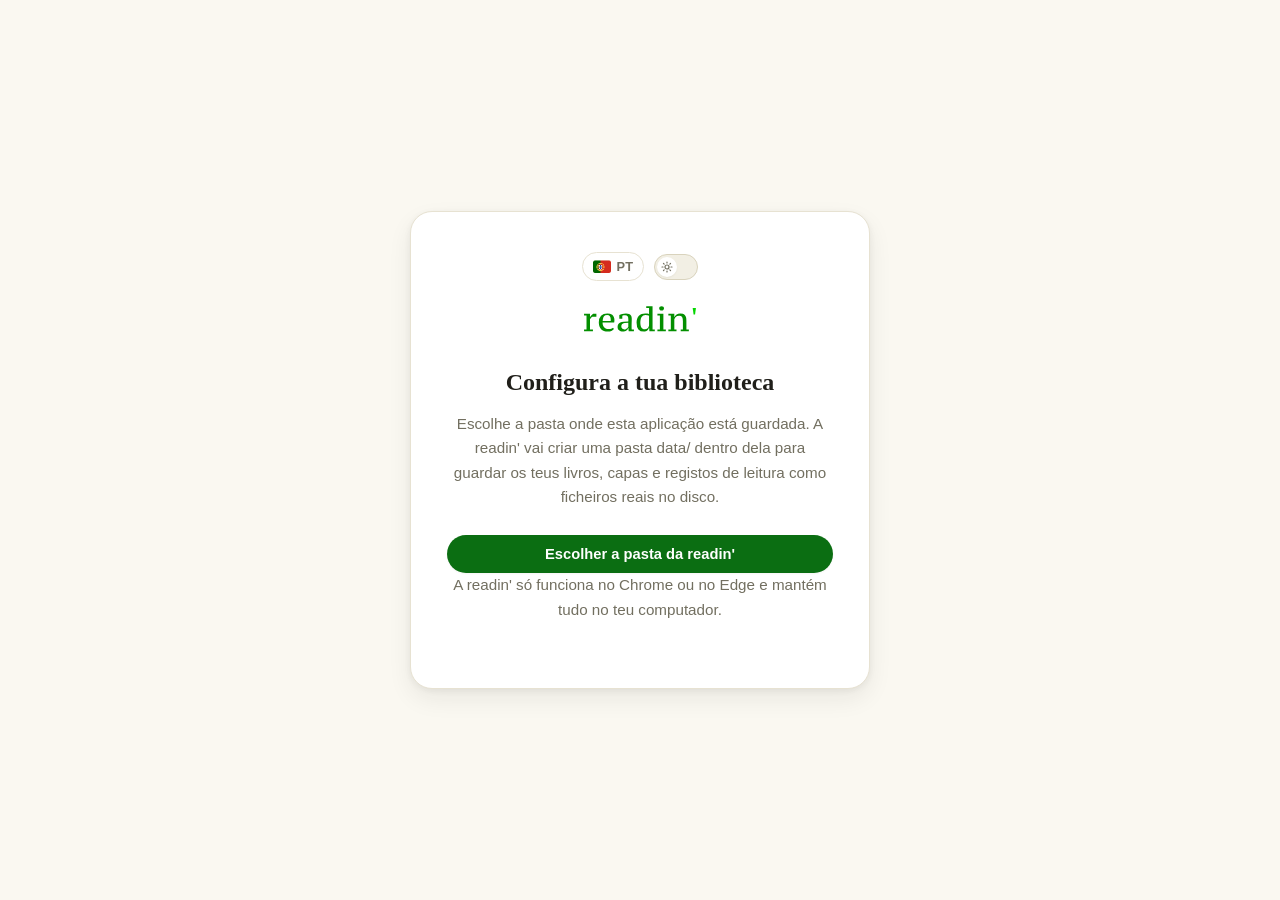
<file: index.html>
<!doctype html>
<html lang="en">
<head>
<meta charset="UTF-8" />
<meta name="viewport" content="width=device-width, initial-scale=1.0" />
<title>readin'</title>
<link rel="icon" type="image/png" href="favicon.png" />
<link rel="stylesheet" href="css/styles.css" />
<script src="js/theme.js"></script>
</head>
<body>

<div id="setup-screen" class="setup-screen">
  <div class="setup-card">
    <img src="readin_logo.svg" class="setup-icon" alt="" />
    <h1 id="setup-title" data-i18n="setup.loading">Loading readin'…</h1>
    <p id="setup-text" data-i18n="setup.oneMoment">One moment.</p>
    <button type="button" id="setup-action-btn" class="btn btn-primary hidden"></button>
    <button type="button" id="setup-alt-btn" class="btn btn-text btn-block hidden"></button>
    <div id="setup-error" class="setup-warning hidden" role="alert"></div>
    <p class="setup-note" data-i18n="setup.footerNote">readin' only works in Chrome or Edge and keeps everything on your computer.</p>
  </div>
</div>

<div id="app-shell" class="hidden">
  <header class="app-header">
    <a href="index.html" class="brand">
      <img src="readin_logo.svg" alt="readin'" class="brand-logo" />
    </a>
    <div class="header-right">
      <nav class="header-nav">
        <a href="index.html" class="nav-link is-active" data-i18n="nav.library">Library</a>
        <a href="streak.html" class="nav-link" data-i18n="nav.stats">Stats</a>
        <a href="settings.html" class="nav-link" data-i18n="nav.settings">Settings</a>
      </nav>
      <a href="read.html" class="btn-read" data-i18n="nav.read">Read</a>
    </div>
  </header>

  <main class="page-shell">
    <div class="page-title-row">
      <div>
        <h1 class="page-title" data-i18n="library.pageTitle">Your shelf</h1>
        <p class="page-subtitle" id="shelf-subtitle"></p>
      </div>
      <div class="shelf-search">
        <input type="text" id="shelf-search-input" placeholder="Search title or author…" data-i18n-placeholder="library.searchPlaceholder" aria-label="Search your shelf" data-i18n-aria-label="library.searchAria" />
        <button type="button" id="shelf-search-clear" class="shelf-search-clear hidden" aria-label="Clear search" data-i18n-aria-label="library.clearSearchAria">&times;</button>
      </div>
    </div>

    <div class="filter-row hidden" id="category-filter-row"></div>

    <div class="book-grid" id="book-grid">
      <button type="button" class="book-card add-book-card" id="add-book-card">
        <div class="book-cover-wrap">
          <span class="plus-icon">+</span>
        </div>
        <div class="book-meta">
          <p class="book-title" data-i18n="library.addBook">Add book</p>
        </div>
      </button>
    </div>
  </main>

  <footer class="app-footer has-corner-widget">
    <div class="app-footer-inner">
      <div class="footer-brand">
        <img src="readin_logo.svg" alt="readin'" class="footer-logo" />
      </div>
      <div class="footer-text">
        <p class="footer-about"><span data-i18n="footer.aboutBefore">Readin' is an open source project that was made and is maintained by </span><a href="https://github.com/talmardev" target="_blank" rel="noopener noreferrer">Talmardev</a><span data-i18n="footer.aboutAfter">. You can contribute to Readin' if you want! See the GitHub repository for more details on contributing.</span></p>
        <p class="footer-copy"><span data-i18n="footer.licenseBefore">&copy; 2026 TalmarDEV. Licensed under the </span><a href="https://polyformproject.org/licenses/noncommercial/1.0.0" target="_blank" rel="noopener noreferrer">PolyForm Noncommercial License 1.0.0</a><span data-i18n="footer.licenseAfter">.</span></p>
      </div>
      <a href="https://github.com/talmardev/readin" class="footer-github" target="_blank" rel="noopener noreferrer" aria-label="readin' on GitHub" data-i18n-aria-label="footer.githubAria" title="readin' on GitHub" data-i18n-title="footer.githubAria">
        <svg width="22" height="22" viewBox="0 0 16 16" fill="currentColor" aria-hidden="true"><path d="M8 0C3.58 0 0 3.58 0 8c0 3.54 2.29 6.53 5.47 7.59.4.07.55-.17.55-.38 0-.19-.01-.82-.01-1.49-2.01.37-2.53-.49-2.69-.94-.09-.23-.48-.94-.82-1.13-.28-.15-.68-.52-.01-.53.63-.01 1.08.58 1.23.82.72 1.21 1.87.87 2.33.66.07-.52.28-.87.51-1.07-1.78-.2-3.64-.89-3.64-3.95 0-.87.31-1.59.82-2.15-.08-.2-.36-1.02.08-2.12 0 0 .67-.21 2.2.82.64-.18 1.32-.27 2-.27.68 0 1.36.09 2 .27 1.53-1.04 2.2-.82 2.2-.82.44 1.1.16 1.92.08 2.12.51.56.82 1.27.82 2.15 0 3.07-1.87 3.75-3.65 3.95.29.25.54.73.54 1.48 0 1.07-.01 1.93-.01 2.2 0 .21.15.46.55.38A8.013 8.013 0 0016 8c0-4.42-3.58-8-8-8z"/></svg>
      </a>
    </div>
  </footer>
</div>

<div id="book-modal-overlay" class="modal-overlay hidden">
  <div class="modal book-modal" id="book-modal" role="dialog" aria-modal="true" aria-labelledby="book-modal-title">
    <div class="modal-header">
      <h2 class="modal-title" id="book-modal-title" data-i18n="library.modalTitleAdd">Add book</h2>
      <button type="button" class="modal-close" id="book-modal-close" aria-label="Close" data-i18n-aria-label="common.close">&times;</button>
    </div>

    <div class="book-modal-body">
      <div id="ol-book-block" class="book-modal-find"></div>

      <div class="book-modal-manual">
        <p class="ol-manual-label" data-i18n="openlibrary.orManual">Or fill in the details by hand</p>

        <form id="book-form" novalidate>
          <div class="cover-upload">
            <div class="cover-drop" id="cover-drop" role="button" tabindex="0" aria-label="Choose a cover image" data-i18n-aria-label="library.chooseCoverAria">
              <span id="cover-drop-placeholder" data-i18n="library.noCover">No cover</span>
              <img id="cover-preview" class="hidden" alt="" />
            </div>
            <div class="cover-upload-text">
              <span data-i18n="library.coverHint">Upload a cover image (optional).</span>
              <br />
              <button type="button" id="cover-remove-btn" class="hidden" data-i18n="library.removeCover">Remove cover</button>
            </div>
            <input type="file" id="cover-input" accept="image/*" class="hidden" />
          </div>

          <div class="field">
            <label for="book-title-input" data-i18n="library.fieldTitle">Title</label>
            <input type="text" id="book-title-input" required maxlength="200" placeholder="The Left Hand of Darkness" />
          </div>
          <div class="field">
            <label for="book-author-input" data-i18n="library.fieldAuthor">Author</label>
            <input type="text" id="book-author-input" maxlength="200" placeholder="Ursula K. Le Guin" />
          </div>
          <div class="field field-half">
            <label for="book-pages-input" data-i18n="library.fieldTotalPages">Total pages</label>
            <input type="number" id="book-pages-input" min="1" step="1" required placeholder="304" />
          </div>
          <div class="field field-half">
            <label for="book-isbn-input" data-i18n="library.fieldIsbn">ISBN (optional)</label>
            <input type="text" id="book-isbn-input" maxlength="32" placeholder="978-3-16-148410-0" />
          </div>
          <div class="field">
            <label data-i18n="library.fieldOwnership">Ownership</label>
            <div class="ownership-toggle" id="ownership-toggle">
              <button type="button" class="ownership-option" data-ownership="owned" data-i18n="library.ownedOption">Owned</button>
              <button type="button" class="ownership-option" data-ownership="library" data-i18n="library.libraryOption">Library</button>
            </div>
            <p class="hint" data-i18n="library.ownershipHint">Mark it Library so you remember it isn't on your shelf anymore.</p>
          </div>
          <div class="field hidden" id="book-due-field">
            <label for="book-due-input" data-i18n="library.fieldDueDate">Return by</label>
            <input type="date" id="book-due-input" />
            <p class="hint" data-i18n="library.dueDateHint">Optional. A date in the past shows as overdue.</p>
          </div>
          <div class="field">
            <label data-i18n="library.fieldCategories">Categories</label>
            <div class="category-checklist" id="book-category-checklist"></div>
          </div>
          <div class="field rating-field hidden" id="book-rating-field">
            <label data-i18n="library.fieldYourRating">Your rating</label>
            <div class="star-picker" id="book-rating-picker"></div>
          </div>
          <div class="field reread-field hidden" id="book-reread-field">
            <label data-i18n="reread.fieldLabel">Rereading</label>
            <div class="reread-actions">
              <button type="button" class="btn btn-secondary" id="book-reread-btn" data-i18n="reread.readAgain">Read again</button>
              <button type="button" class="btn btn-secondary" id="book-reread-undo-btn" data-i18n="reread.undo">Undo reread</button>
            </div>
            <p class="hint" id="book-reread-hint"></p>
          </div>
          <p class="error-text" id="book-form-error"></p>
          <div class="modal-actions">
            <button type="button" class="btn btn-secondary" id="book-modal-cancel" data-i18n="common.cancel">Cancel</button>
            <button type="submit" class="btn btn-primary" id="book-modal-submit" data-i18n="library.submitAdd">Add book</button>
          </div>
        </form>

        <div class="modal-footer-row hidden" id="book-modal-delete-row">
          <button type="button" class="btn btn-danger" id="book-delete-btn" data-i18n="library.deleteBook">Delete book</button>
        </div>
      </div>
    </div>
  </div>
</div>

<div id="log-modal-overlay" class="modal-overlay hidden">
  <div class="modal" role="dialog" aria-modal="true" aria-labelledby="log-modal-title">
    <div class="modal-header">
      <h2 class="modal-title" id="log-modal-title" data-i18n="library.logModalTitle">Log reading</h2>
      <button type="button" class="modal-close" id="log-modal-close" aria-label="Close" data-i18n-aria-label="common.close">&times;</button>
    </div>

    <div class="log-modal-book" id="log-modal-book"></div>
    <p class="log-estimate hidden" id="log-estimate"></p>

    <div class="finished-note hidden" id="log-finished-note">
      <p class="reread-note-text" data-i18n="library.finishedNote">This book is finished, so logging is closed unless you delete a log below.</p>
      <button type="button" class="btn btn-secondary reread-btn" id="log-reread-btn" data-i18n="reread.readAgain">Read again</button>
    </div>

    <div class="finished-note reread-note hidden" id="log-reread-note">
      <p class="reread-note-text" id="log-reread-note-text"></p>
      <button type="button" class="btn btn-secondary reread-btn" id="log-reread-undo-btn" data-i18n="reread.undo">Undo reread</button>
    </div>

    <form id="log-form" novalidate>
      <div class="field">
        <label for="log-pages-input" data-i18n="library.fieldPagesRead">Pages read</label>
        <input type="number" id="log-pages-input" min="1" step="1" required placeholder="25" />
        <p class="hint" id="log-pages-hint" data-i18n="library.pagesReadHint">Pages read since your last log, not your current page.</p>
      </div>
      <div class="field">
        <label for="log-stopped-input" data-i18n="library.fieldStoppedAtPage">Stopped at page</label>
        <input type="number" id="log-stopped-input" min="1" step="1" placeholder="105" />
      </div>
      <div class="field" id="log-date-field">
        <label for="log-date-input" data-i18n="library.fieldDate">Date</label>
        <input type="date" id="log-date-input" />
      </div>
      <div class="field">
        <label class="checkbox-row" for="log-past-checkbox">
          <input type="checkbox" id="log-past-checkbox" />
          <span class="checkbox-label" data-i18n="library.pastReadCheckbox">Past read (no exact date)</span>
        </label>
      </div>
      <p class="error-text" id="log-form-error"></p>
      <div class="modal-actions">
        <button type="button" class="btn btn-secondary" id="log-modal-cancel" data-i18n="common.cancel">Cancel</button>
        <button type="submit" class="btn btn-primary" data-i18n="library.saveLog">Save log</button>
      </div>
    </form>

    <div class="recent-logs" id="recent-logs-section">
      <h3 data-i18n="library.recentLogs">Recent logs</h3>
      <div id="recent-logs-list"></div>
    </div>
  </div>
</div>

<div id="rate-modal-overlay" class="modal-overlay hidden">
  <div class="modal" role="dialog" aria-modal="true" aria-labelledby="rate-modal-title">
    <div class="modal-header">
      <h2 class="modal-title" id="rate-modal-title" data-i18n="library.rateModalTitle">You finished it!</h2>
      <button type="button" class="modal-close" id="rate-modal-close" aria-label="Close" data-i18n-aria-label="common.close">&times;</button>
    </div>
    <div class="log-modal-book" id="rate-modal-book"></div>
    <p class="hint" id="rate-modal-question" style="margin-bottom: 14px;" data-i18n="library.rateModalQuestion">How would you rate it?</p>
    <div class="star-picker" id="rate-modal-picker"></div>
    <div class="modal-actions">
      <button type="button" class="btn btn-secondary" id="rate-modal-skip" data-i18n="library.rateModalSkip">Maybe later</button>
    </div>
  </div>
</div>

<div class="wishlist-widget hidden" id="wishlist-widget">
  <button type="button" class="wishlist-toggle" id="wishlist-toggle" aria-expanded="false" aria-controls="wishlist-modal-overlay">
    <svg width="15" height="15" viewBox="0 0 24 24" fill="none" stroke="currentColor" stroke-width="2" stroke-linecap="round" stroke-linejoin="round"><path d="M19 21l-7-5-7 5V5a2 2 0 0 1 2-2h10a2 2 0 0 1 2 2z"/></svg>
    <span data-i18n="wishlist.title">Wishlist</span>
    <span class="wishlist-count hidden" id="wishlist-count">0</span>
  </button>
</div>

<div id="wishlist-modal-overlay" class="modal-overlay hidden">
  <div class="modal wishlist-modal" role="dialog" aria-modal="true" aria-labelledby="wishlist-modal-title">
    <div class="modal-header">
      <h2 class="modal-title" id="wishlist-modal-title" data-i18n="wishlist.title">Wishlist</h2>
      <button type="button" class="modal-close" id="wishlist-panel-close" aria-label="Close wishlist" data-i18n-aria-label="wishlist.closeAria">&times;</button>
    </div>

    <div id="ol-wishlist-search"></div>
    <p class="ol-manual-label" data-i18n="openlibrary.orManual">Or fill in the details by hand</p>

    <form id="wishlist-form" novalidate>
      <div class="cover-upload">
        <div class="cover-drop" id="wishlist-cover-drop" role="button" tabindex="0" aria-label="Choose a cover image" data-i18n-aria-label="wishlist.chooseCoverAria">
          <span id="wishlist-cover-drop-placeholder" data-i18n="wishlist.noCover">No cover</span>
          <img id="wishlist-cover-preview" class="hidden" alt="" />
        </div>
        <div class="wishlist-fields">
          <input type="text" id="wishlist-title-input" class="wishlist-input" maxlength="200" required placeholder="Title" data-i18n-placeholder="wishlist.titlePlaceholder" aria-label="Title" data-i18n-aria-label="wishlist.titleAria" />
          <input type="text" id="wishlist-author-input" class="wishlist-input" maxlength="200" placeholder="Author (optional)" data-i18n-placeholder="wishlist.authorPlaceholder" aria-label="Author" data-i18n-aria-label="wishlist.authorAria" />
          <input type="url" id="wishlist-link-input" class="wishlist-input" maxlength="500" placeholder="Link (optional)" data-i18n-placeholder="wishlist.linkPlaceholder" aria-label="Link" data-i18n-aria-label="wishlist.linkAria" />
        </div>
      </div>
      <input type="file" id="wishlist-cover-input" accept="image/*" class="hidden" />
      <p class="error-text" id="wishlist-form-error"></p>
      <button type="submit" class="btn btn-primary btn-block" data-i18n="wishlist.addBtn">Add to wishlist</button>
    </form>

    <div class="wishlist-grid" id="wishlist-list"></div>
    <input type="file" id="wishlist-item-cover-input" accept="image/*" class="hidden" />
  </div>
</div>

<div id="toast-container" class="toast-container"></div>

<script src="js/i18n.js"></script>
<script src="js/i18n-en.js"></script>
<script src="js/i18n-pt.js"></script>
<script src="js/i18n-fr.js"></script>
<script src="js/i18n-es.js"></script>
<script src="js/i18n-de.js"></script>
<script src="js/i18n-zh.js"></script>
<script src="js/fs.js"></script>
<script src="js/store.js"></script>
<script src="js/stars.js"></script>
<script src="js/boot.js"></script>
<script src="js/openlibrary.js"></script>
<script src="js/olsearch.js"></script>
<script src="js/library.js"></script>
</body>
</html>
</file>
<file: css/styles.css>
:root {
  --paper: #faf8f1;
  --surface: #ffffff;
  --surface-2: #f2efe4;
  --ink: #201f1a;
  --ink-muted: #726f60;
  --ink-faint: #aca890;
  --line: #e7e2d2;
  --line-strong: #d9d3bd;

  --green-deep: #0b6e12;
  --green-deep-hover: #0a5f10;
  --green-mid: #17921c;
  --green-bright: #3cdb2e;

  --danger: #a9392c;
  --danger-bg: #fbeae6;
  --danger-hover: #8f2f24;

  --shadow-sm: 0 1px 2px rgba(32, 31, 26, 0.05);
  --shadow-md: 0 2px 6px rgba(32, 31, 26, 0.06), 0 10px 24px rgba(32, 31, 26, 0.07);
  --shadow-lg: 0 16px 40px rgba(32, 31, 26, 0.18), 0 4px 12px rgba(32, 31, 26, 0.1);

  --radius-sm: 8px;
  --radius-md: 14px;
  --radius-lg: 22px;
  --radius-pill: 999px;

  --font-display: "Palatino Linotype", "Book Antiqua", Palatino, "Iowan Old Style", Georgia,
    "Times New Roman", serif;
  --font-body: -apple-system, BlinkMacSystemFont, "Segoe UI", Roboto, Helvetica, Arial,
    sans-serif;

  color-scheme: light;
}

* {
  box-sizing: border-box;
}

html,
body {
  height: 100%;
}

body {
  margin: 0;
  background: var(--paper);
  color: var(--ink);
  font-family: var(--font-body);
  font-size: 16px;
  line-height: 1.45;
  -webkit-font-smoothing: antialiased;
}

img {
  max-width: 100%;
  display: block;
}

button {
  font-family: inherit;
}

a {
  color: var(--green-deep);
}

.hidden {
  display: none !important;
}

:focus-visible {
  outline: 2px solid var(--green-deep);
  outline-offset: 2px;
  border-radius: 4px;
}

@media (prefers-reduced-motion: reduce) {
  *,
  *::before,
  *::after {
    animation-duration: 0.001ms !important;
    animation-iteration-count: 1 !important;
    transition-duration: 0.001ms !important;
  }
}

.app-header {
  position: sticky;
  top: 0;
  z-index: 20;
  display: flex;
  align-items: center;
  justify-content: space-between;
  gap: 16px;
  padding: 14px clamp(18px, 4vw, 48px);
  background: rgba(250, 248, 241, 0.86);
  backdrop-filter: blur(8px);
  border-bottom: 1px solid var(--line);
}

.brand {
  display: flex;
  align-items: center;
  gap: 10px;
  text-decoration: none;
  color: var(--ink);
}

.brand-logo {
  height: 24px;
  width: auto;
  display: block;
}

/* bigger logo from 800px, cropped by margins */
@media (min-width: 800px) {
  .app-header {
    padding-top: 13px;
    padding-bottom: 13px;
  }

  .brand-logo {
    height: 72px;
    max-width: none;
    margin: -15.2px -16.5px;
  }
}

.header-right {
  display: flex;
  align-items: center;
  gap: clamp(16px, 3vw, 28px);
}

.header-nav {
  display: flex;
  align-items: center;
  gap: 18px;
}

.btn-read {
  display: inline-flex;
  align-items: center;
  gap: 6px;
  text-decoration: none;
  font-size: 0.88rem;
  font-weight: 700;
  color: #fff;
  background: linear-gradient(135deg, var(--green-deep), var(--green-bright));
  border-radius: var(--radius-pill);
  padding: 8px 20px;
  box-shadow: var(--shadow-sm);
  transition: box-shadow 0.15s ease, transform 0.15s ease;
}

.btn-read:hover {
  box-shadow: var(--shadow-md);
  transform: translateY(-1px);
}

.btn-read::before {
  content: "";
  width: 7px;
  height: 7px;
  border-radius: 50%;
  background: #fff;
}

.nav-link {
  font-family: var(--font-body);
  font-size: 0.92rem;
  font-weight: 600;
  color: var(--ink-muted);
  text-decoration: none;
  padding: 8px 4px;
  border-bottom: 2px solid transparent;
  transition: color 0.15s ease, border-color 0.15s ease;
}

.nav-link:hover {
  color: var(--green-deep);
}

.nav-link.is-active {
  color: var(--ink);
  border-bottom-color: var(--green-bright);
}

.lang-switcher {
  position: relative;
}

.lang-switcher-btn {
  display: inline-flex;
  align-items: center;
  gap: 6px;
  padding: 6px 10px;
  border-radius: var(--radius-pill);
  border: 1px solid var(--line);
  background: var(--surface);
  color: var(--ink-muted);
  font-family: var(--font-body);
  font-size: 0.8rem;
  font-weight: 700;
  cursor: pointer;
  transition: border-color 0.15s ease, color 0.15s ease;
}

.lang-switcher-btn:hover {
  border-color: var(--line-strong);
  color: var(--ink);
}

.lang-flag {
  display: inline-flex;
  align-items: center;
  justify-content: center;
  width: 18px;
  height: 13px;
  border-radius: 2px;
  overflow: hidden;
  background: var(--surface-2);
  flex-shrink: 0;
}

.lang-flag img {
  width: 100%;
  height: 100%;
  object-fit: cover;
  display: block;
}

.lang-flag-emoji {
  font-size: 0.7rem;
  line-height: 1;
}

.lang-switcher-code {
  letter-spacing: 0.02em;
}

.lang-switcher-menu {
  position: absolute;
  top: calc(100% + 8px);
  right: 0;
  min-width: 168px;
  background: var(--surface);
  border: 1px solid var(--line);
  border-radius: var(--radius-md);
  box-shadow: var(--shadow-md);
  padding: 6px;
  z-index: 30;
}

.lang-switcher-item {
  display: flex;
  align-items: center;
  gap: 9px;
  width: 100%;
  padding: 8px 10px;
  border-radius: var(--radius-sm);
  background: none;
  border: none;
  font-family: var(--font-body);
  font-size: 0.88rem;
  color: var(--ink);
  text-align: left;
  cursor: pointer;
}

.lang-switcher-item:hover {
  background: var(--surface-2);
}

.lang-switcher-item.is-active {
  color: var(--green-deep);
  font-weight: 700;
}

.lang-switcher-setup {
  display: flex;
  justify-content: center;
  margin-bottom: 16px;
}

.lang-switcher-setup .lang-switcher-menu {
  right: auto;
  left: 50%;
  transform: translateX(-50%);
}

/* ===== theme switch ===== */
.lang-theme-group {
  display: flex;
  align-items: center;
  gap: 10px;
}

.lang-theme-group.is-setup {
  justify-content: center;
  margin-bottom: 16px;
}

.lang-theme-group.is-setup .lang-switcher-setup {
  margin-bottom: 0;
}

.theme-switch {
  position: relative;
  flex-shrink: 0;
  width: 44px;
  height: 26px;
  padding: 0;
  border-radius: var(--radius-pill);
  border: 1px solid var(--line-strong);
  background: var(--surface-2);
  cursor: pointer;
  transition: background-color 0.18s ease, border-color 0.18s ease;
}

.theme-switch:hover {
  border-color: var(--ink-faint);
}

.theme-switch[aria-checked="true"] {
  background: var(--green-deep);
  border-color: var(--green-deep);
}

.theme-switch-knob {
  position: absolute;
  top: 2px;
  left: 2px;
  width: 20px;
  height: 20px;
  border-radius: 50%;
  display: flex;
  align-items: center;
  justify-content: center;
  background: var(--surface);
  color: var(--ink-muted);
  box-shadow: var(--shadow-sm);
  transition: transform 0.18s ease;
}

.theme-switch[aria-checked="true"] .theme-switch-knob {
  transform: translateX(18px);
}

.theme-icon-moon,
.theme-switch[aria-checked="true"] .theme-icon-sun {
  display: none;
}

.theme-switch[aria-checked="true"] .theme-icon-moon {
  display: block;
}

.page-shell {
  max-width: 1180px;
  margin: 0 auto;
  padding: 32px clamp(18px, 4vw, 48px) 96px;
}

/* keeps the footer at the bottom */
#app-shell {
  display: flex;
  flex-direction: column;
  min-height: 100vh;
}

#app-shell > .page-shell {
  width: 100%;
  margin-bottom: 40px;
}

.app-footer {
  margin-top: auto;
  padding: 28px clamp(18px, 4vw, 48px);
  border-top: 1px solid var(--line);
  color: var(--ink-muted);
  font-size: 0.84rem;
  line-height: 1.6;
}

/* room for the wishlist corner pill */
.app-footer.has-corner-widget {
  padding-bottom: 76px;
}

.app-footer-inner {
  display: flex;
  align-items: center;
  gap: 18px 40px;
  max-width: 1180px;
  margin: 0 auto;
}

.footer-brand {
  display: flex;
  align-items: center;
  gap: 16px;
  flex-shrink: 0;
}

/* margins crop the empty logo canvas */
.footer-logo {
  height: 48px;
  width: auto;
  max-width: none;
  margin: -10px -11px;
}

.footer-github {
  display: inline-flex;
  margin-left: auto;
  padding: 4px;
  border-radius: var(--radius-sm);
  color: var(--ink-muted);
  transition: color 0.15s ease;
}

.footer-github:hover {
  color: var(--ink);
}

.footer-about,
.footer-copy {
  margin: 0;
}

.footer-copy {
  margin-top: 4px;
}

.footer-text a {
  text-underline-offset: 2px;
}

.footer-text a:hover {
  color: var(--green-deep-hover);
}

@media (max-width: 700px) {
  .app-footer-inner {
    flex-direction: column;
    align-items: flex-start;
  }

  .footer-github {
    margin-left: -4px;
  }
}

@media (max-width: 560px) {
  #app-shell > .page-shell {
    margin-bottom: 28px;
  }

  .app-footer {
    padding: 24px 16px;
  }

  .app-footer.has-corner-widget {
    padding-bottom: 76px;
  }
}

.page-title-row {
  display: flex;
  align-items: baseline;
  justify-content: space-between;
  gap: 16px;
  margin-bottom: 24px;
  flex-wrap: wrap;
}

.page-title {
  font-family: var(--font-display);
  font-size: clamp(1.6rem, 2.4vw, 2.1rem);
  font-weight: 700;
  margin: 0;
}

.page-subtitle {
  color: var(--ink-muted);
  font-size: 0.95rem;
  margin: 4px 0 0;
}

.btn {
  display: inline-flex;
  align-items: center;
  justify-content: center;
  gap: 8px;
  border: 1px solid transparent;
  border-radius: var(--radius-pill);
  padding: 10px 20px;
  font-size: 0.92rem;
  font-weight: 600;
  cursor: pointer;
  transition: transform 0.12s ease, box-shadow 0.12s ease, background-color 0.12s ease,
    border-color 0.12s ease, color 0.12s ease;
}

.btn:active {
  transform: translateY(1px);
}

.btn-primary {
  background: var(--green-deep);
  color: #fff;
  box-shadow: var(--shadow-sm);
}

.btn-primary:hover {
  background: var(--green-deep-hover);
  box-shadow: var(--shadow-md);
}

.btn-secondary {
  background: var(--surface);
  color: var(--ink);
  border-color: var(--line-strong);
}

.btn-secondary:hover {
  border-color: var(--green-deep);
  color: var(--green-deep);
}

.btn-danger {
  background: var(--danger-bg);
  color: var(--danger);
}

.btn-danger:hover {
  background: var(--danger);
  color: #fff;
}

.btn-text {
  background: none;
  color: var(--ink-muted);
  padding: 8px 10px;
}

.btn-text:hover {
  color: var(--danger);
}

.btn-block {
  width: 100%;
}

.btn[disabled] {
  opacity: 0.55;
  cursor: not-allowed;
}

label {
  display: block;
  font-size: 0.82rem;
  font-weight: 600;
  color: var(--ink-muted);
  text-transform: uppercase;
  letter-spacing: 0.04em;
  margin-bottom: 6px;
}

.field {
  margin-bottom: 18px;
}

.field-row {
  display: flex;
  gap: 14px;
}

.field-row > .field {
  flex: 1;
}

input[type="text"],
input[type="number"],
input[type="date"],
input[type="url"] {
  width: 100%;
  font-family: var(--font-body);
  font-size: 0.98rem;
  color: var(--ink);
  background: var(--surface-2);
  border: 1px solid var(--line);
  border-radius: var(--radius-sm);
  padding: 10px 12px;
  transition: border-color 0.12s ease, background-color 0.12s ease;
}

input[type="text"]:focus,
input[type="number"]:focus,
input[type="date"]:focus,
input[type="url"]:focus {
  outline: none;
  border-color: var(--green-deep);
  background: var(--surface);
}

input[disabled] {
  opacity: 0.5;
}

.hint {
  font-size: 0.8rem;
  color: var(--ink-faint);
  margin-top: 6px;
}

.error-text {
  font-size: 0.82rem;
  color: var(--danger);
  margin-top: 6px;
  min-height: 1em;
}

.stale-text {
  margin: 0 0 6px;
  font-size: 0.95rem;
  line-height: 1.5;
}

.finished-note {
  margin: 4px 0 18px;
  background: var(--surface-2);
  color: var(--green-deep);
  border-radius: var(--radius-sm);
  padding: 12px 14px;
  font-size: 0.85rem;
  font-weight: 600;
  line-height: 1.5;
}

/* ===== rereads ===== */
.reread-note-text {
  margin: 0;
}

.finished-note .reread-btn {
  margin-top: 10px;
}

.reread-actions {
  display: flex;
  flex-wrap: wrap;
  gap: 8px;
}

.reread-tag {
  margin-top: 6px;
  font-size: 0.72rem;
  font-weight: 600;
  color: var(--ink-muted);
}

.reread-tag::before {
  content: "\21BB";
  margin-right: 4px;
  color: var(--green-deep);
}
/* ===== end rereads ===== */

.checkbox-row {
  display: flex;
  align-items: center;
  gap: 10px;
  cursor: pointer;
  user-select: none;
}

.checkbox-row input[type="checkbox"] {
  width: 18px;
  height: 18px;
  accent-color: var(--green-deep);
}

.checkbox-row .checkbox-label {
  font-size: 0.92rem;
  font-weight: 500;
  color: var(--ink);
  text-transform: none;
  letter-spacing: normal;
}

.ownership-toggle {
  display: flex;
  gap: 8px;
}

.ownership-option {
  flex: 1;
  padding: 9px 12px;
  border-radius: var(--radius-sm);
  border: 1px solid var(--line-strong);
  background: var(--surface);
  color: var(--ink-muted);
  font-size: 0.88rem;
  font-weight: 600;
  cursor: pointer;
  text-align: center;
  transition: background-color 0.12s ease, border-color 0.12s ease, color 0.12s ease;
}

.ownership-option:hover {
  border-color: var(--green-deep);
  color: var(--ink);
}

.ownership-option.is-active {
  background: var(--green-deep);
  border-color: var(--green-deep);
  color: #fff;
}

.category-checklist {
  max-height: 220px;
  overflow-y: auto;
  border: 1px solid var(--line);
  border-radius: var(--radius-sm);
  background: var(--surface-2);
  padding: 6px 12px;
}

.category-group-label {
  font-size: 0.72rem;
  font-weight: 700;
  text-transform: uppercase;
  letter-spacing: 0.05em;
  color: var(--ink-faint);
  padding: 8px 0 4px;
}

.category-group-label:first-child {
  padding-top: 4px;
}

.category-check-row {
  display: flex;
  align-items: center;
  gap: 8px;
  padding: 4px 0;
  cursor: pointer;
  user-select: none;
  font-size: 0.86rem;
  color: var(--ink);
}

.category-check-row input[type="checkbox"] {
  width: 15px;
  height: 15px;
  accent-color: var(--green-deep);
  flex-shrink: 0;
}

.no-categories-note {
  font-size: 0.84rem;
  color: var(--ink-faint);
  padding: 8px 0;
}

.setup-screen {
  min-height: 100vh;
  display: flex;
  align-items: center;
  justify-content: center;
  padding: 32px;
}

.setup-card {
  max-width: 460px;
  width: 100%;
  background: var(--surface);
  border: 1px solid var(--line);
  border-radius: var(--radius-lg);
  box-shadow: var(--shadow-md);
  padding: 40px 36px;
  text-align: center;
}

.setup-card img.setup-icon {
  width: auto;
  height: 44px;
  max-width: 80%;
  margin: 0 auto 24px;
}

.setup-card h1 {
  font-family: var(--font-display);
  font-size: 1.5rem;
  margin: 0 0 12px;
}

.setup-card p {
  color: var(--ink-muted);
  font-size: 0.95rem;
  margin: 0 0 26px;
  line-height: 1.6;
}

.setup-card .btn {
  width: 100%;
}

.setup-note {
  margin-top: 18px;
  font-size: 0.8rem;
  color: var(--ink-faint);
}

.setup-warning {
  margin-top: 18px;
  background: var(--danger-bg);
  color: var(--danger);
  border-radius: var(--radius-sm);
  padding: 12px 14px;
  font-size: 0.85rem;
  text-align: left;
}

.filter-row {
  display: flex;
  flex-wrap: wrap;
  gap: 8px;
  margin-bottom: 26px;
}

.filter-chip {
  padding: 6px 14px;
  border-radius: var(--radius-pill);
  border: 1px solid var(--line-strong);
  background: var(--surface);
  color: var(--ink-muted);
  font-size: 0.82rem;
  font-weight: 600;
  cursor: pointer;
  transition: background-color 0.12s ease, border-color 0.12s ease, color 0.12s ease;
}

.filter-chip:hover {
  border-color: var(--green-deep);
  color: var(--ink);
}

.filter-chip.is-active {
  background: var(--green-deep);
  border-color: var(--green-deep);
  color: #fff;
}

.book-grid {
  display: grid;
  grid-template-columns: repeat(auto-fill, minmax(158px, 1fr));
  gap: 30px 22px;
}

.book-card {
  cursor: pointer;
  border: none;
  background: none;
  padding: 0;
  text-align: left;
  font: inherit;
  color: inherit;
  border-radius: var(--radius-md);
}

.book-cover-wrap {
  position: relative;
  aspect-ratio: 2 / 3;
  border-radius: var(--radius-md);
  overflow: hidden;
  background: linear-gradient(150deg, #e4e0d0, #f2efe4);
  box-shadow: var(--shadow-sm);
  transition: transform 0.16s ease, box-shadow 0.16s ease;
}

.book-card:hover .book-cover-wrap {
  transform: translateY(-4px);
  box-shadow: var(--shadow-lg);
}

.book-cover-wrap img {
  width: 100%;
  height: 100%;
  object-fit: cover;
}

.book-cover-placeholder {
  width: 100%;
  height: 100%;
  display: flex;
  align-items: center;
  justify-content: center;
  padding: 14px;
  text-align: center;
  font-family: var(--font-display);
  font-weight: 700;
  font-size: 0.95rem;
  color: var(--ink-muted);
}

.edit-affordance {
  position: absolute;
  top: 8px;
  right: 8px;
  width: 30px;
  height: 30px;
  border-radius: 50%;
  background: rgba(250, 248, 241, 0.92);
  border: 1px solid var(--line);
  display: flex;
  align-items: center;
  justify-content: center;
  opacity: 0;
  transform: translateY(-4px);
  transition: opacity 0.14s ease, transform 0.14s ease;
  color: var(--ink);
}

.book-card:hover .edit-affordance,
.book-card:focus-visible .edit-affordance {
  opacity: 1;
  transform: translateY(0);
}

.edit-affordance svg {
  width: 15px;
  height: 15px;
}

.read-today-dot {
  position: absolute;
  bottom: 10px;
  right: 10px;
  width: 13px;
  height: 13px;
  border-radius: 50%;
  background: var(--green-bright);
  box-shadow: 0 0 0 4px rgba(60, 219, 46, 0.28), 0 1px 3px rgba(0, 0, 0, 0.25);
}

/* badges stack on the cover */
.cover-badges {
  position: absolute;
  top: 8px;
  left: 8px;
  max-width: calc(100% - 16px);
  display: flex;
  flex-direction: column;
  align-items: flex-start;
  gap: 4px;
}

.ownership-badge,
.due-badge {
  max-width: 100%;
  padding: 3px 9px;
  border-radius: var(--radius-pill);
  background: rgba(32, 31, 26, 0.72);
  color: #fff;
  font-size: 0.68rem;
  font-weight: 600;
  letter-spacing: 0.03em;
  text-transform: uppercase;
  white-space: nowrap;
  overflow: hidden;
  text-overflow: ellipsis;
}

/* near and overdue reuse danger colors */
.due-badge.is-soon {
  background: var(--danger-bg);
  color: var(--danger);
}

.due-badge.is-overdue {
  background: var(--danger);
  color: #fff;
}

.book-meta {
  padding-top: 10px;
}

.book-title {
  font-family: var(--font-display);
  font-weight: 700;
  font-size: 0.97rem;
  line-height: 1.28;
  margin: 0 0 2px;
  color: var(--ink);
  display: -webkit-box;
  -webkit-line-clamp: 2;
  -webkit-box-orient: vertical;
  overflow: hidden;
}

.book-author {
  font-size: 0.8rem;
  color: var(--ink-muted);
  margin: 0 0 6px;
  white-space: nowrap;
  overflow: hidden;
  text-overflow: ellipsis;
}

.category-tags {
  display: flex;
  flex-wrap: wrap;
  gap: 4px;
  margin-bottom: 8px;
}

.category-tag {
  font-size: 0.68rem;
  font-weight: 600;
  color: var(--ink-muted);
  background: var(--surface-2);
  border: 1px solid var(--line);
  border-radius: var(--radius-pill);
  padding: 2px 8px;
  white-space: nowrap;
}

.progress-track {
  height: 7px;
  border-radius: var(--radius-pill);
  background: var(--surface-2);
  border: 1px solid var(--line);
  overflow: hidden;
}

.progress-fill {
  height: 100%;
  border-radius: var(--radius-pill);
  background: linear-gradient(135deg, var(--green-deep), var(--green-bright));
  transition: width 0.3s ease;
}

.progress-stats {
  display: flex;
  justify-content: space-between;
  margin-top: 6px;
  font-size: 0.76rem;
  color: var(--ink-muted);
  font-variant-numeric: tabular-nums;
}

.progress-percent {
  font-weight: 700;
  color: var(--green-deep);
}

/* half-star fill by clipping the foreground */
.star-cell {
  position: relative;
  display: inline-block;
  line-height: 1;
}

.star-cell .star-bg {
  color: var(--line-strong);
}

.star-cell .star-fg {
  position: absolute;
  inset: 0;
  overflow: hidden;
  white-space: nowrap;
  color: var(--green-deep);
}

.book-rating {
  display: flex;
  gap: 2px;
  margin-top: 6px;
}

.book-rating .star-cell {
  font-size: 0.82rem;
}

.star-picker {
  display: flex;
  gap: 4px;
}

/* two half buttons as click targets */
.star-picker .star-slot {
  position: relative;
  display: inline-block;
  width: 1.6rem;
  height: 1.6rem;
  font-size: 1.6rem;
  line-height: 1.6rem;
}

.star-picker .star-slot .star-bg,
.star-picker .star-slot .star-fg {
  position: absolute;
  inset: 0;
  pointer-events: none;
}

.star-picker .star-slot .star-bg {
  color: var(--line-strong);
}

.star-picker .star-slot .star-fg {
  color: var(--green-bright);
  overflow: hidden;
  white-space: nowrap;
}

.star-picker .star-half {
  position: absolute;
  inset: 0 50% 0 0;
  background: none;
  border: none;
  padding: 0;
  cursor: pointer;
}

.star-picker .star-half-hi {
  inset: 0 0 0 50%;
}

.rating-field {
  margin-bottom: 18px;
}

.rating-nudge {
  position: absolute;
  z-index: 150;
  width: 188px;
  background: var(--surface);
  border: 1px solid var(--line);
  border-radius: var(--radius-md);
  box-shadow: var(--shadow-lg);
  padding: 12px 14px;
  animation: toast-in 0.16s ease;
}

.rating-nudge p {
  margin: 0 0 8px;
  font-size: 0.8rem;
  font-weight: 600;
  color: var(--ink);
}

.rating-nudge .star-picker .star-slot {
  width: 1.3rem;
  height: 1.3rem;
  font-size: 1.3rem;
  line-height: 1.3rem;
}

.shelf-search {
  position: relative;
  width: 220px;
  flex-shrink: 0;
}

.shelf-search input[type="text"] {
  padding-right: 32px;
}

.shelf-search-clear {
  position: absolute;
  right: 6px;
  top: 50%;
  transform: translateY(-50%);
  background: none;
  border: none;
  cursor: pointer;
  color: var(--ink-muted);
  font-size: 1.1rem;
  padding: 4px;
  line-height: 0;
  border-radius: 6px;
}

.shelf-search-clear:hover {
  color: var(--ink);
}

.add-book-card .book-cover-wrap {
  background: var(--surface);
  border: 1.5px dashed var(--line-strong);
  display: flex;
  align-items: center;
  justify-content: center;
  flex-direction: column;
  gap: 10px;
  color: var(--ink-muted);
  box-shadow: none;
}

.add-book-card:hover .book-cover-wrap {
  border-color: var(--green-deep);
  color: var(--green-deep);
  transform: none;
  box-shadow: none;
}

.add-book-card .plus-icon {
  width: 30px;
  height: 30px;
  border-radius: 50%;
  border: 1.5px solid currentColor;
  display: flex;
  align-items: center;
  justify-content: center;
  font-size: 1.2rem;
  line-height: 1;
}

.add-book-card .book-meta {
  text-align: center;
}

.add-book-card .book-title {
  color: var(--ink-muted);
  -webkit-line-clamp: 1;
}

.empty-state {
  grid-column: 1 / -1;
  text-align: center;
  padding: 40px 20px;
  color: var(--ink-muted);
}

.empty-state.hidden {
  display: none;
}

.modal-overlay {
  position: fixed;
  inset: 0;
  background: rgba(32, 31, 26, 0.46);
  backdrop-filter: blur(2px);
  display: flex;
  align-items: center;
  justify-content: center;
  padding: 24px;
  z-index: 100;
  animation: overlay-in 0.15s ease;
}

@keyframes overlay-in {
  from {
    opacity: 0;
  }
  to {
    opacity: 1;
  }
}

.modal {
  width: 100%;
  max-width: 440px;
  max-height: calc(100vh - 48px);
  overflow-y: auto;
  background: var(--surface);
  border-radius: var(--radius-lg);
  box-shadow: var(--shadow-lg);
  padding: 28px 28px 26px;
  animation: modal-in 0.18s cubic-bezier(0.2, 0.8, 0.3, 1);
}

@keyframes modal-in {
  from {
    opacity: 0;
    transform: translateY(10px) scale(0.98);
  }
  to {
    opacity: 1;
    transform: translateY(0) scale(1);
  }
}

.modal-header {
  display: flex;
  align-items: flex-start;
  justify-content: space-between;
  gap: 12px;
  margin-bottom: 20px;
}

.modal-title {
  font-family: var(--font-display);
  font-size: 1.25rem;
  font-weight: 700;
  margin: 0;
}

.modal-close {
  background: none;
  border: none;
  cursor: pointer;
  color: var(--ink-muted);
  padding: 4px;
  border-radius: 6px;
  line-height: 0;
}

.modal-close:hover {
  color: var(--ink);
}

.modal-actions {
  display: flex;
  gap: 10px;
  margin-top: 22px;
}

.modal-actions .btn {
  flex: 1;
}

.modal-footer-row {
  margin-top: 18px;
  padding-top: 16px;
  border-top: 1px solid var(--line);
  display: flex;
  justify-content: flex-end;
}

.cover-upload {
  display: flex;
  gap: 16px;
  align-items: center;
  margin-bottom: 20px;
}

.cover-drop {
  width: 84px;
  height: 126px;
  flex-shrink: 0;
  border-radius: var(--radius-sm);
  border: 1.5px dashed var(--line-strong);
  background: var(--surface-2);
  display: flex;
  align-items: center;
  justify-content: center;
  cursor: pointer;
  overflow: hidden;
  color: var(--ink-faint);
  position: relative;
  transition: border-color 0.14s ease;
}

.cover-drop:hover {
  border-color: var(--green-deep);
}

.cover-drop img {
  width: 100%;
  height: 100%;
  object-fit: cover;
}

.cover-upload-text {
  font-size: 0.82rem;
  color: var(--ink-muted);
  line-height: 1.5;
}

.cover-upload-text button {
  background: none;
  border: none;
  padding: 0;
  color: var(--green-deep);
  font-weight: 600;
  cursor: pointer;
  font-size: inherit;
  text-decoration: underline;
}

.log-modal-book {
  display: flex;
  align-items: center;
  gap: 12px;
  padding: 10px 12px;
  background: var(--surface-2);
  border-radius: var(--radius-sm);
  margin-bottom: 20px;
}

.log-modal-book img,
.log-modal-book .book-cover-placeholder {
  width: 40px;
  height: 58px;
  border-radius: 6px;
  object-fit: cover;
  flex-shrink: 0;
  font-size: 0.7rem;
}

.log-estimate {
  margin: -8px 0 18px;
  padding: 0 2px;
  font-size: 0.82rem;
  color: var(--ink-muted);
}

.log-estimate.is-overall {
  color: var(--ink-faint);
}

.log-modal-book-info .title {
  font-family: var(--font-display);
  font-weight: 700;
  font-size: 0.92rem;
}

.log-modal-book-info .sub {
  font-size: 0.78rem;
  color: var(--ink-muted);
  margin-top: 2px;
  font-variant-numeric: tabular-nums;
}

.recent-logs {
  margin-top: 4px;
}

.recent-logs h3 {
  font-size: 0.78rem;
  text-transform: uppercase;
  letter-spacing: 0.04em;
  color: var(--ink-muted);
  margin: 0 0 8px;
}

.recent-log-row {
  display: flex;
  align-items: center;
  justify-content: space-between;
  padding: 8px 0;
  border-top: 1px solid var(--line);
  font-size: 0.86rem;
}

.recent-log-row:first-of-type {
  border-top: none;
}

.recent-log-row .amount {
  font-weight: 700;
  font-variant-numeric: tabular-nums;
}

.recent-log-row .date {
  color: var(--ink-muted);
  flex: 1;
  margin-left: 10px;
}

.recent-log-row .remove-log,
.category-manage-row .remove-log {
  background: none;
  border: none;
  color: var(--ink-faint);
  cursor: pointer;
  padding: 4px;
  line-height: 0;
}

.recent-log-row .remove-log:hover,
.category-manage-row .remove-log:hover {
  color: var(--danger);
}

.no-logs-note {
  font-size: 0.84rem;
  color: var(--ink-faint);
  padding: 6px 0;
}

.stat-row {
  display: flex;
  gap: clamp(28px, 6vw, 64px);
  margin-bottom: 40px;
  flex-wrap: wrap;
}

.stat-block {
  min-width: 180px;
}

.stat-sentence {
  font-family: var(--font-display);
  font-weight: 700;
  font-size: clamp(1.5rem, 3.2vw, 2rem);
  line-height: 1.2;
  margin: 0;
  color: var(--ink);
}

.stat-num {
  color: var(--green-deep);
  font-variant-numeric: tabular-nums;
}

.stat-today-dot {
  display: inline-block;
  width: 9px;
  height: 9px;
  border-radius: 50%;
  background: var(--green-bright);
  box-shadow: 0 0 0 4px rgba(60, 219, 46, 0.24);
  vertical-align: middle;
  margin-left: 10px;
  margin-bottom: 2px;
}

.stat-caption {
  margin-top: 8px;
  font-size: 0.78rem;
  font-weight: 600;
  text-transform: uppercase;
  letter-spacing: 0.06em;
  color: var(--ink-muted);
}

.mini-stat-row {
  display: grid;
  grid-template-columns: repeat(auto-fit, minmax(130px, 1fr));
  gap: 1px;
  background: var(--line);
  border: 1px solid var(--line);
  border-radius: var(--radius-md);
  overflow: hidden;
  margin-bottom: 40px;
}

.mini-stat-tile {
  background: var(--surface);
  padding: 14px 18px;
}

.mini-stat-num {
  margin: 0;
  font-family: var(--font-display);
  font-weight: 700;
  font-size: 1.4rem;
  color: var(--green-deep);
  font-variant-numeric: tabular-nums;
}

.mini-stat-caption {
  margin: 4px 0 0;
  font-size: 0.72rem;
  font-weight: 600;
  text-transform: uppercase;
  letter-spacing: 0.05em;
  color: var(--ink-muted);
}

.heatmap-section {
  margin-bottom: 46px;
}

.heatmap-scroll {
  overflow-x: auto;
  padding-bottom: 6px;
}

.heatmap-inner {
  display: inline-block;
}

.heatmap-months {
  position: relative;
  height: 14px;
  margin-left: 26px;
  margin-bottom: 4px;
  font-size: 0.72rem;
  color: var(--ink-muted);
}

.heatmap-months span {
  position: absolute;
  top: 0;
  white-space: nowrap;
}

.heatmap-body {
  display: flex;
  gap: 3px;
}

.heatmap-weekday-labels {
  display: grid;
  grid-template-rows: repeat(7, 12px);
  gap: 3px;
  font-size: 0.65rem;
  color: var(--ink-faint);
  margin-right: 6px;
  text-align: right;
  width: 20px;
}

.heatmap-weekday-labels span {
  line-height: 12px;
}

.heatmap-grid {
  display: grid;
  grid-auto-flow: column;
  grid-template-rows: repeat(7, 12px);
  gap: 3px;
}

.heatmap-cell {
  width: 12px;
  height: 12px;
  border-radius: 3px;
  background: var(--surface-2);
  border: 1px solid var(--line);
}

.heatmap-cell.lvl-1 {
  background: #cdeecb;
  border-color: #bce4b8;
}

.heatmap-cell.lvl-2 {
  background: #8fd487;
  border-color: #7dc975;
}

.heatmap-cell.lvl-3 {
  background: #4fbb43;
  border-color: #45a93a;
}

.heatmap-cell.lvl-4 {
  background: var(--green-deep);
  border-color: var(--green-deep-hover);
}

.heatmap-cell.is-today {
  box-shadow: 0 0 0 2px var(--green-bright);
}

.heatmap-cell.is-future {
  visibility: hidden;
}

.heatmap-legend {
  display: flex;
  align-items: center;
  gap: 5px;
  margin-top: 10px;
  font-size: 0.72rem;
  color: var(--ink-faint);
}

.heatmap-legend .heatmap-cell {
  width: 11px;
  height: 11px;
}

.section-title {
  font-family: var(--font-display);
  font-size: 1.1rem;
  font-weight: 700;
  margin: 0 0 16px;
}

.log-list {
  border-top: 1px solid var(--line);
}

.log-row {
  display: flex;
  align-items: center;
  gap: 18px;
  padding: 12px 4px;
  border-bottom: 1px solid var(--line);
}

.log-row-cover {
  width: 60px;
  height: 84px;
  border-radius: 7px;
  object-fit: cover;
  flex-shrink: 0;
  box-shadow: var(--shadow-sm);
}

.log-row-cover-placeholder {
  width: 60px;
  height: 84px;
  border-radius: 7px;
  flex-shrink: 0;
  background: linear-gradient(150deg, #e4e0d0, #f2efe4);
  display: flex;
  align-items: center;
  justify-content: center;
  font-family: var(--font-display);
  font-weight: 700;
  font-size: 0.75rem;
  color: var(--ink-muted);
  box-shadow: var(--shadow-sm);
}

.log-row-lines {
  display: flex;
  flex-direction: column;
  gap: 4px;
  min-width: 0;
}

.log-row-pages {
  margin: 0;
  font-weight: 700;
  font-size: 0.95rem;
  font-variant-numeric: tabular-nums;
  color: var(--ink);
}

.log-row-date {
  margin: 0;
  font-size: 0.8rem;
  color: var(--ink-muted);
}

.log-row-title {
  margin: 0;
  font-family: var(--font-display);
  font-size: 0.92rem;
  color: var(--ink);
  white-space: nowrap;
  overflow: hidden;
  text-overflow: ellipsis;
}

.empty-note {
  color: var(--ink-muted);
  font-size: 0.92rem;
  padding: 20px 0;
}

.settings-section {
  margin-bottom: 40px;
}

.settings-block + .settings-block {
  margin-top: 28px;
}

.settings-block > .hint:first-child {
  margin: 0 0 12px;
}

.add-category-form {
  display: flex;
  gap: 10px;
  margin-bottom: 28px;
  flex-wrap: wrap;
}

.add-category-form input[type="text"] {
  flex: 2;
  min-width: 160px;
}

.add-category-form select {
  flex: 1;
  min-width: 130px;
  font-family: var(--font-body);
  font-size: 0.98rem;
  color: var(--ink);
  background: var(--surface-2);
  border: 1px solid var(--line);
  border-radius: var(--radius-sm);
  padding: 10px 12px;
}

.category-manage-group {
  margin-bottom: 22px;
}

.category-manage-group h3 {
  font-size: 0.78rem;
  text-transform: uppercase;
  letter-spacing: 0.05em;
  color: var(--ink-muted);
  margin: 0 0 10px;
}

.category-manage-row {
  display: flex;
  align-items: center;
  gap: 10px;
  padding: 7px 0;
  border-top: 1px solid var(--line);
}

.category-manage-row:first-of-type {
  border-top: none;
}

.category-manage-row input[type="text"] {
  flex: 1;
  border: 1px solid transparent;
  background: none;
  padding: 6px 8px;
}

.category-manage-row input[type="text"]:hover {
  border-color: var(--line);
}

.category-manage-row input[type="text"]:focus {
  background: var(--surface-2);
  border-color: var(--green-deep);
}

.toast-container {
  position: fixed;
  bottom: 20px;
  right: 20px;
  display: flex;
  flex-direction: column;
  gap: 10px;
  z-index: 200;
  max-width: calc(100vw - 40px);
}

.toast {
  background: var(--surface);
  border: 1px solid var(--line);
  border-left: 4px solid var(--green-deep);
  border-radius: var(--radius-sm);
  box-shadow: var(--shadow-md);
  padding: 12px 16px;
  font-size: 0.86rem;
  max-width: 320px;
  animation: toast-in 0.18s ease;
}

.toast.error {
  border-left-color: var(--danger);
}

@keyframes toast-in {
  from {
    opacity: 0;
    transform: translateY(6px);
  }
  to {
    opacity: 1;
    transform: translateY(0);
  }
}

.remove-log svg {
  width: 14px;
  height: 14px;
}

.modal-close {
  font-size: 1.1rem;
}

/* Read page */

.read-shell {
  max-width: 640px;
}

.read-book-group {
  margin-bottom: 28px;
}

.read-book-row {
  all: unset;
  box-sizing: border-box;
  display: flex;
  align-items: center;
  gap: 16px;
  width: 100%;
  padding: 10px 8px;
  border-bottom: 1px solid var(--line);
  cursor: pointer;
  border-radius: 8px;
}

.read-book-row:hover {
  background: var(--surface-2);
}

.read-book-row.is-disabled {
  cursor: not-allowed;
  opacity: 0.5;
}

/* restore the focus outline for keyboard users */
.read-book-row:focus-visible {
  outline: 2px solid var(--green-deep);
  outline-offset: 2px;
}

#read-duration-back {
  margin-bottom: 14px;
  padding-left: 0;
}

.duration-chips {
  display: flex;
  flex-wrap: wrap;
  gap: 10px;
  margin: 16px 0 22px;
}

.duration-chip {
  padding: 10px 18px;
  border-radius: var(--radius-pill);
  border: 1px solid var(--line-strong);
  background: var(--surface);
  font-weight: 600;
  font-size: 0.9rem;
  color: var(--ink);
  cursor: pointer;
  transition: border-color 0.12s ease, color 0.12s ease, background 0.12s ease;
}

.duration-chip:hover {
  border-color: var(--green-deep);
  color: var(--green-deep);
}

.duration-chip.is-active {
  background: var(--green-deep);
  border-color: var(--green-deep);
  color: #fff;
}

.duration-custom-field {
  max-width: 220px;
  margin-bottom: 6px;
}

.mode-toggle {
  display: flex;
  gap: 8px;
  margin: 16px 0;
}

.mode-toggle-btn {
  flex: 1;
  padding: 9px 12px;
  border-radius: var(--radius-sm);
  border: 1px solid var(--line-strong);
  background: var(--surface);
  color: var(--ink-muted);
  font-size: 0.88rem;
  font-weight: 600;
  cursor: pointer;
  text-align: center;
  transition: background-color 0.12s ease, border-color 0.12s ease, color 0.12s ease;
}

.mode-toggle-btn:hover {
  border-color: var(--green-deep);
  color: var(--ink);
}

.mode-toggle-btn.is-active {
  background: var(--green-deep);
  border-color: var(--green-deep);
  color: #fff;
}

.timer-book {
  margin-bottom: 32px;
}

.timer-ring-wrap {
  position: relative;
  width: 240px;
  height: 240px;
  margin: 0 auto 32px;
}

.timer-ring {
  width: 100%;
  height: 100%;
  transform: rotate(-90deg);
}

.timer-ring-track {
  fill: none;
  stroke: var(--line);
  stroke-width: 14;
}

.timer-ring-progress {
  fill: none;
  stroke: url(#timer-gradient);
  stroke-width: 14;
  stroke-linecap: round;
  transition: stroke-dashoffset 0.25s linear, opacity 0.2s ease;
}

.timer-ring-wrap.is-paused .timer-ring-progress {
  opacity: 0.4;
}

.timer-ring-center {
  position: absolute;
  inset: 0;
  display: flex;
  flex-direction: column;
  align-items: center;
  justify-content: center;
  text-align: center;
}

.timer-time {
  margin: 0;
  font-family: var(--font-display);
  font-size: 2.6rem;
  font-weight: 700;
  color: var(--ink);
  font-variant-numeric: tabular-nums;
}

.timer-state {
  margin: 6px 0 0;
  font-size: 0.8rem;
  font-weight: 600;
  text-transform: uppercase;
  letter-spacing: 0.06em;
  color: var(--ink-muted);
}

.timer-actions {
  display: flex;
  justify-content: center;
  gap: 14px;
}

.finished-card {
  max-width: 420px;
  margin: 0 auto;
  text-align: center;
  background: var(--surface);
  border: 1px solid var(--line);
  border-radius: var(--radius-lg);
  padding: 36px 30px;
  box-shadow: var(--shadow-md);
}

.finished-cover,
.finished-cover-placeholder {
  width: 140px;
  height: 198px;
  border-radius: 10px;
  object-fit: cover;
  box-shadow: var(--shadow-md);
  margin: 0 auto 20px;
  display: block;
}

.finished-cover-placeholder {
  background: linear-gradient(150deg, #e4e0d0, #f2efe4);
  display: flex;
  align-items: center;
  justify-content: center;
  font-family: var(--font-display);
  font-weight: 700;
  font-size: 1.4rem;
  color: var(--ink-muted);
  text-align: center;
  padding: 10px;
  overflow: hidden;
}

.finished-title {
  font-family: var(--font-display);
  font-size: 1.4rem;
  font-weight: 700;
  margin: 0 0 2px;
}

.finished-author {
  color: var(--ink-muted);
  font-size: 0.9rem;
  margin: 0 0 22px;
}

.finished-stats {
  display: flex;
  gap: 10px;
  margin: 0 0 26px;
  padding: 16px 0;
  border-top: 1px solid var(--line);
  border-bottom: 1px solid var(--line);
}

.finished-stats > div {
  flex: 1;
}

.finished-stat-num {
  margin: 0;
  font-weight: 700;
  font-variant-numeric: tabular-nums;
  color: var(--ink);
  font-size: 1.05rem;
}

.finished-stat-label {
  margin: 4px 0 0;
  font-size: 0.68rem;
  text-transform: uppercase;
  letter-spacing: 0.05em;
  color: var(--ink-muted);
}

#finished-form .field {
  text-align: left;
  margin-bottom: 8px;
}

.saved-card .stat-today-dot {
  display: block;
  margin: 0 auto 16px;
  width: 14px;
  height: 14px;
}

/* wishlist corner widget */

.wishlist-widget {
  position: fixed;
  left: 20px;
  bottom: 20px;
  z-index: 90;
}

.wishlist-toggle {
  display: inline-flex;
  align-items: center;
  gap: 8px;
  background: var(--surface);
  border: 1px solid var(--line-strong);
  border-radius: var(--radius-pill);
  padding: 10px 16px;
  font-size: 0.86rem;
  font-weight: 600;
  color: var(--ink);
  cursor: pointer;
  box-shadow: var(--shadow-md);
  transition: border-color 0.12s ease, color 0.12s ease, box-shadow 0.12s ease;
}

.wishlist-toggle:hover {
  border-color: var(--green-deep);
  color: var(--green-deep);
}

.wishlist-count {
  background: var(--green-deep);
  color: #fff;
  font-size: 0.72rem;
  font-weight: 700;
  border-radius: var(--radius-pill);
  padding: 1px 7px;
  font-variant-numeric: tabular-nums;
}

.wishlist-modal {
  max-width: 560px;
}

.wishlist-input {
  margin-bottom: 8px;
}

#wishlist-form .error-text {
  margin-top: 0;
  margin-bottom: 8px;
}

.wishlist-fields {
  flex: 1;
  min-width: 0;
}

.wishlist-grid {
  display: grid;
  grid-template-columns: repeat(auto-fill, minmax(110px, 1fr));
  gap: 22px 16px;
  margin-top: 18px;
}

.wishlist-grid-item {
  text-align: left;
}

.wishlist-grid-cover-wrap {
  position: relative;
  aspect-ratio: 2 / 3;
  border-radius: var(--radius-sm);
  overflow: hidden;
  background: linear-gradient(150deg, #e4e0d0, #f2efe4);
  box-shadow: var(--shadow-sm);
  cursor: pointer;
}

.wishlist-grid-cover-wrap img {
  width: 100%;
  height: 100%;
  object-fit: cover;
  display: block;
}

.wishlist-grid-cover-placeholder {
  width: 100%;
  height: 100%;
  display: flex;
  align-items: center;
  justify-content: center;
  padding: 8px;
  text-align: center;
  font-family: var(--font-display);
  font-weight: 700;
  font-size: 0.78rem;
  color: var(--ink-muted);
}

.wishlist-grid-cover-remove {
  position: absolute;
  top: 6px;
  right: 6px;
  width: 22px;
  height: 22px;
  border-radius: 50%;
  background: rgba(250, 248, 241, 0.92);
  border: 1px solid var(--line);
  display: flex;
  align-items: center;
  justify-content: center;
  color: var(--ink);
  opacity: 0;
  transition: opacity 0.14s ease;
  cursor: pointer;
  padding: 0;
  font-size: 0.9rem;
  line-height: 1;
}

.wishlist-grid-item:hover .wishlist-grid-cover-remove,
.wishlist-grid-cover-remove:focus-visible {
  opacity: 1;
}

.wishlist-grid-title {
  margin: 8px 0 0;
  font-family: var(--font-display);
  font-weight: 700;
  font-size: 0.85rem;
  line-height: 1.25;
  color: var(--ink);
  display: -webkit-box;
  -webkit-line-clamp: 2;
  -webkit-box-orient: vertical;
  overflow: hidden;
}

.wishlist-grid-author {
  margin: 2px 0 0;
  font-size: 0.74rem;
  color: var(--ink-muted);
  white-space: nowrap;
  overflow: hidden;
  text-overflow: ellipsis;
}

.wishlist-grid-actions {
  display: flex;
  align-items: center;
  gap: 2px;
  margin-top: 4px;
}

.wishlist-grid-action {
  display: inline-flex;
  align-items: center;
  justify-content: center;
  width: 24px;
  height: 24px;
  background: none;
  border: none;
  border-radius: 6px;
  color: var(--ink-faint);
  cursor: pointer;
  text-decoration: none;
}

.wishlist-grid-action:hover {
  color: var(--green-deep);
  background: var(--surface-2);
}

.wishlist-grid-remove:hover {
  color: var(--danger);
}

@media (max-width: 560px) {
  .app-header {
    padding: 12px 16px;
  }

  .page-shell {
    padding: 22px 16px 80px;
  }

  .book-grid {
    grid-template-columns: repeat(auto-fill, minmax(122px, 1fr));
    gap: 22px 14px;
  }

  .shelf-search {
    width: 100%;
  }

  .stat-row {
    gap: 30px;
  }

  .modal {
    padding: 22px 20px;
  }

  .timer-ring-wrap {
    width: 200px;
    height: 200px;
  }

  .timer-time {
    font-size: 2.1rem;
  }

  .finished-card {
    padding: 28px 20px;
  }

  .header-right {
    gap: 12px;
  }

  .btn-read {
    padding: 8px 14px;
  }
}

/* ===== goals ===== */
.goal-section {
  margin-bottom: 40px;
}

.goal-head {
  display: flex;
  flex-wrap: wrap;
  align-items: center;
  justify-content: space-between;
  gap: 12px;
  margin-bottom: 16px;
}

.goal-head .section-title {
  margin: 0;
}

.goal-edit-btn {
  padding: 7px 16px;
  font-size: 0.85rem;
}

.goal-grid {
  display: grid;
  grid-template-columns: repeat(auto-fit, minmax(260px, 1fr));
  gap: 1px;
  background: var(--line);
  border: 1px solid var(--line);
  border-radius: var(--radius-md);
  overflow: hidden;
}

.goal-tile {
  display: flex;
  align-items: center;
  gap: 16px;
  background: var(--surface);
  padding: 16px 20px;
}

.goal-ring {
  position: relative;
  flex: none;
  width: 72px;
  height: 72px;
}

.goal-ring-svg {
  display: block;
  width: 100%;
  height: 100%;
}

.goal-ring-track {
  fill: none;
  stroke: var(--line);
  stroke-width: 7;
}

.goal-ring-fill {
  fill: none;
  stroke-width: 7;
  stroke-linecap: round;
}

.goal-stop-from {
  stop-color: var(--green-deep);
}

.goal-stop-to {
  stop-color: var(--green-bright);
}

.goal-ring-center {
  position: absolute;
  inset: 0;
  display: flex;
  align-items: center;
  justify-content: center;
  font-family: var(--font-display);
  font-size: 0.9rem;
  font-weight: 700;
  color: var(--green-deep);
  font-variant-numeric: tabular-nums;
}

.goal-check {
  width: 26px;
  height: 26px;
  fill: none;
  stroke: var(--green-deep);
  stroke-width: 2.6;
  stroke-linecap: round;
  stroke-linejoin: round;
}

.goal-text {
  min-width: 0;
}

.goal-caption {
  margin: 0;
  font-size: 0.72rem;
  font-weight: 600;
  text-transform: uppercase;
  letter-spacing: 0.05em;
  color: var(--ink-muted);
}

.goal-figure {
  margin: 4px 0 0;
  line-height: 1.25;
}

.goal-num {
  font-family: var(--font-display);
  font-size: 1.4rem;
  font-weight: 700;
  color: var(--green-deep);
  font-variant-numeric: tabular-nums;
}

.goal-unit {
  font-size: 0.9rem;
  color: var(--ink-muted);
}

.goal-note {
  margin: 6px 0 0;
  font-size: 0.8rem;
  color: var(--ink-muted);
}

.goal-empty {
  margin: 0;
  padding: 18px 20px;
  border: 1px dashed var(--line-strong);
  border-radius: var(--radius-md);
  font-size: 0.92rem;
  color: var(--ink-muted);
}

@media (max-width: 560px) {
  .goal-tile {
    gap: 14px;
    padding: 14px 16px;
  }
}

/* ===== Open Library search ===== */
.ol-search {
  padding: 16px 16px 14px;
  background: #f1f7ed;
  border: 1px solid #d3e6cd;
  border-radius: var(--radius-md);
}

.ol-search .ol-search-label {
  margin: 0 0 10px;
  font-family: var(--font-display);
  font-size: 1.08rem;
  font-weight: 700;
  letter-spacing: normal;
  text-transform: none;
  color: var(--green-deep);
}

.ol-search-row {
  position: relative;
}

.ol-search-icon {
  position: absolute;
  left: 16px;
  top: 50%;
  transform: translateY(-50%);
  display: flex;
  color: var(--green-deep);
  pointer-events: none;
}

.ol-search .ol-search-input {
  padding: 15px 46px;
  font-size: 1.05rem;
  background: var(--surface);
  border: 2px solid var(--green-deep);
  border-radius: var(--radius-md);
  box-shadow: var(--shadow-md);
}

.ol-search .ol-search-input::placeholder {
  color: var(--ink-muted);
}

.ol-search .ol-search-input:focus {
  background: var(--surface);
  border-color: var(--green-deep);
  box-shadow: 0 0 0 4px rgba(11, 110, 18, 0.16), var(--shadow-md);
}

.ol-search-clear {
  position: absolute;
  right: 12px;
  top: 50%;
  transform: translateY(-50%);
  background: none;
  border: none;
  cursor: pointer;
  color: var(--ink-muted);
  font-size: 1.4rem;
  line-height: 1;
  padding: 4px 8px;
  border-radius: 6px;
}

.ol-search-clear:hover {
  color: var(--ink);
}

.ol-search.is-loading .ol-search-input {
  cursor: progress;
}

.ol-search.is-loading .ol-search-icon {
  animation: ol-pulse 0.9s ease-in-out infinite;
}

@keyframes ol-pulse {
  0%,
  100% {
    opacity: 1;
  }
  50% {
    opacity: 0.3;
  }
}

@media (prefers-reduced-motion: reduce) {
  .ol-search.is-loading .ol-search-icon {
    animation: none;
  }
}

.ol-status {
  margin: 10px 0 0;
  font-size: 0.82rem;
  line-height: 1.4;
  color: var(--ink-muted);
}

.ol-status.is-error {
  color: var(--danger);
}

.ol-status.is-ok {
  color: var(--green-deep);
}

.ol-results {
  list-style: none;
  margin: 10px 0 0;
  padding: 0;
  max-height: 264px;
  overflow-y: auto;
  border: 1px solid var(--line);
  border-radius: var(--radius-sm);
  background: var(--surface);
}

.ol-results li + li {
  border-top: 1px solid var(--line);
}

.ol-result {
  display: flex;
  align-items: center;
  gap: 12px;
  width: 100%;
  padding: 8px 10px;
  background: none;
  border: none;
  text-align: left;
  cursor: pointer;
  font-family: var(--font-body);
  color: var(--ink);
}

.ol-result:hover,
.ol-result:focus-visible {
  background: var(--surface-2);
  outline: none;
}

.ol-result-thumb {
  width: 36px;
  height: 54px;
  flex-shrink: 0;
  border-radius: 4px;
  overflow: hidden;
  background: linear-gradient(150deg, #e4e0d0, #f2efe4);
  box-shadow: var(--shadow-sm);
}

.ol-result-thumb img {
  width: 100%;
  height: 100%;
  object-fit: cover;
}

.ol-result-text {
  min-width: 0;
  display: flex;
  flex-direction: column;
  gap: 2px;
}

.ol-result-title {
  font-family: var(--font-display);
  font-weight: 700;
  font-size: 0.95rem;
  line-height: 1.25;
  display: -webkit-box;
  -webkit-line-clamp: 2;
  -webkit-box-orient: vertical;
  overflow: hidden;
}

.ol-result-meta {
  font-size: 0.78rem;
  color: var(--ink-muted);
}

.ol-hint {
  display: block;
  margin-top: 8px;
  font-size: 0.74rem;
  color: var(--ink-faint);
  text-decoration: none;
}

.ol-hint:hover {
  color: var(--green-deep);
  text-decoration: underline;
}

.ol-manual-label {
  display: flex;
  align-items: center;
  gap: 12px;
  margin: 18px 0;
  font-size: 0.74rem;
  font-weight: 600;
  letter-spacing: 0.04em;
  text-transform: uppercase;
  color: var(--ink-muted);
}

.ol-manual-label::before,
.ol-manual-label::after {
  content: "";
  flex: 1;
  height: 1px;
  background: var(--line);
}

/* ===== Open Library suggestions ===== */
.ol-suggest {
  margin-top: 18px;
}

.ol-suggest-title {
  margin: 0 0 10px;
  font-family: var(--font-display);
  font-size: 1.02rem;
  font-weight: 700;
  color: var(--ink);
}

.ol-suggest-grid {
  list-style: none;
  margin: 0;
  padding: 0;
  display: grid;
  grid-template-columns: repeat(auto-fill, minmax(80px, 1fr));
  gap: 14px 14px;
}

.ol-suggest-item {
  display: flex;
  flex-direction: column;
  gap: 6px;
  width: 100%;
  padding: 0;
  background: none;
  border: none;
  text-align: left;
  cursor: pointer;
  font-family: var(--font-body);
  color: var(--ink);
}

.ol-suggest-cover {
  display: block;
  aspect-ratio: 2 / 3;
  overflow: hidden;
  border-radius: var(--radius-sm);
  background: linear-gradient(150deg, #e4e0d0, #f2efe4);
  box-shadow: var(--shadow-sm);
  transition: transform 0.14s ease, box-shadow 0.14s ease;
}

.ol-suggest-cover img {
  width: 100%;
  height: 100%;
  object-fit: cover;
}

.ol-suggest-item:hover .ol-suggest-cover,
.ol-suggest-item:focus-visible .ol-suggest-cover {
  transform: translateY(-3px);
  box-shadow: var(--shadow-md);
}

.ol-suggest-item:focus-visible {
  outline: none;
}

.ol-suggest-name {
  font-family: var(--font-display);
  font-size: 0.82rem;
  font-weight: 700;
  line-height: 1.25;
  display: -webkit-box;
  -webkit-line-clamp: 2;
  -webkit-box-orient: vertical;
  overflow: hidden;
}

.ol-suggest-author {
  font-size: 0.74rem;
  color: var(--ink-muted);
  white-space: nowrap;
  overflow: hidden;
  text-overflow: ellipsis;
}

.ol-suggest-skeleton {
  aspect-ratio: 2 / 3.4;
  border-radius: var(--radius-sm);
  background: linear-gradient(100deg, #e4e0d0 30%, #f2efe4 50%, #e4e0d0 70%);
  background-size: 200% 100%;
  animation: ol-shimmer 1.3s linear infinite;
}

@keyframes ol-shimmer {
  from {
    background-position: 100% 0;
  }
  to {
    background-position: -100% 0;
  }
}

/* ===== Add Book modal layout ===== */
.book-modal:not(.is-adding) .ol-manual-label {
  display: none;
}

.field-half {
  min-width: 0;
}

/* narrow windows skip suggestions */
@media (max-width: 899px) {
  .ol-suggest {
    display: none;
  }
}

/* desktop: search left, manual form right */
@media (min-width: 900px) {
  .book-modal.is-adding {
    max-width: 1060px;
    height: min(780px, calc(100vh - 48px));
    display: flex;
    flex-direction: column;
    overflow: hidden;
  }

  .book-modal.is-adding .modal-header {
    flex-shrink: 0;
    margin-bottom: 18px;
  }

  .book-modal.is-adding .book-modal-body {
    flex: 1;
    min-height: 0;
    display: grid;
    grid-template-columns: minmax(0, 1.6fr) minmax(0, 1fr);
    gap: 28px;
  }

  .book-modal.is-adding .book-modal-find {
    display: flex;
    min-height: 0;
  }

  .book-modal.is-adding .ol-search {
    flex: 1;
    display: flex;
    flex-direction: column;
    min-height: 0;
    overflow-y: auto;
    padding: 24px 30px 16px;
    border-radius: var(--radius-lg);
  }

  .book-modal.is-adding .ol-search > * {
    flex-shrink: 0;
  }

  .book-modal.is-adding .ol-search .ol-search-label {
    margin-bottom: 12px;
    font-size: 1.4rem;
  }

  .book-modal.is-adding .ol-search .ol-search-input {
    padding: 17px 54px 17px 58px;
    font-size: 1.2rem;
  }

  .book-modal.is-adding .ol-search-icon {
    left: 20px;
  }

  .book-modal.is-adding .ol-search-icon svg {
    width: 24px;
    height: 24px;
  }

  .book-modal.is-adding .ol-search-clear {
    right: 16px;
  }

  .book-modal.is-adding .ol-results {
    max-height: none;
    overflow: visible;
  }

  .book-modal.is-adding .ol-hint {
    margin-top: auto;
    padding-top: 12px;
  }

  .book-modal.is-adding .book-modal-manual {
    min-height: 0;
    overflow-y: auto;
    padding-right: 6px;
  }

  .book-modal.is-adding .ol-manual-label {
    margin: 2px 0 16px;
  }

  .book-modal.is-adding .ol-manual-label::before {
    display: none;
  }

  .book-modal.is-adding #book-form {
    display: grid;
    grid-template-columns: 1fr 1fr;
    column-gap: 14px;
  }

  .book-modal.is-adding #book-form > * {
    grid-column: 1 / -1;
  }

  .book-modal.is-adding #book-form > .field-half {
    grid-column: auto;
  }

  .book-modal.is-adding .category-checklist {
    max-height: 150px;
  }

  .book-modal.is-adding .modal-actions {
    position: sticky;
    bottom: 0;
    margin-top: 4px;
    padding: 14px 0 2px;
    background: var(--surface);
  }
}

/* ===== dark theme ===== */
:root[data-theme="dark"] {
  --paper: #14130f;
  --surface: #1d1c16;
  --surface-2: #27251d;
  --ink: #efece0;
  --ink-muted: #aaa792;
  --ink-faint: #8a8770;
  --line: #33312a;
  --line-strong: #47443a;

  --green-deep: #34a843;
  --green-deep-hover: #45bd54;

  --danger: #ee7b6c;
  --danger-bg: #3a201c;
  --danger-hover: #f49182;

  --shadow-sm: 0 1px 2px rgba(0, 0, 0, 0.4);
  --shadow-md: 0 2px 6px rgba(0, 0, 0, 0.35), 0 10px 24px rgba(0, 0, 0, 0.4);
  --shadow-lg: 0 16px 40px rgba(0, 0, 0, 0.6), 0 4px 12px rgba(0, 0, 0, 0.4);

  color-scheme: dark;
}

:root[data-theme="dark"] .app-header {
  background: rgba(20, 19, 15, 0.86);
}

:root[data-theme="dark"] .modal-overlay {
  background: rgba(0, 0, 0, 0.62);
}

/* the green logo needs more light */
:root[data-theme="dark"] .brand-logo,
:root[data-theme="dark"] .footer-logo,
:root[data-theme="dark"] .setup-icon {
  filter: brightness(1.3);
}

/* light fills now need dark text */
:root[data-theme="dark"] .btn-read,
:root[data-theme="dark"] .btn-primary,
:root[data-theme="dark"] .ownership-option.is-active,
:root[data-theme="dark"] .filter-chip.is-active,
:root[data-theme="dark"] .duration-chip.is-active,
:root[data-theme="dark"] .mode-toggle-btn.is-active,
:root[data-theme="dark"] .wishlist-count {
  color: #0d1a0e;
}

:root[data-theme="dark"] .btn-read::before {
  background: #0d1a0e;
}

:root[data-theme="dark"] .btn-danger:hover,
:root[data-theme="dark"] .due-badge.is-overdue {
  color: #2a0f0b;
}

/* cover placeholders go dark */
:root[data-theme="dark"] .book-cover-wrap,
:root[data-theme="dark"] .log-row-cover-placeholder,
:root[data-theme="dark"] .finished-cover-placeholder,
:root[data-theme="dark"] .wishlist-grid-cover-wrap,
:root[data-theme="dark"] .ol-result-thumb,
:root[data-theme="dark"] .ol-suggest-cover {
  background: linear-gradient(150deg, #2d2b22, #3a372c);
}

:root[data-theme="dark"] .add-book-card .book-cover-wrap {
  background: var(--surface);
}

:root[data-theme="dark"] .ol-suggest-skeleton {
  background: linear-gradient(100deg, #2d2b22 30%, #3a372c 50%, #2d2b22 70%);
  background-size: 200% 100%;
}

:root[data-theme="dark"] .edit-affordance,
:root[data-theme="dark"] .wishlist-grid-cover-remove {
  background: rgba(29, 28, 22, 0.92);
}

/* heatmap brightens as pages grow */
:root[data-theme="dark"] .heatmap-cell.lvl-1 {
  background: #1c3a1f;
  border-color: #26502b;
}

:root[data-theme="dark"] .heatmap-cell.lvl-2 {
  background: #23662a;
  border-color: #2c7b34;
}

:root[data-theme="dark"] .heatmap-cell.lvl-3 {
  background: #2f9a3a;
  border-color: #38ad43;
}

:root[data-theme="dark"] .heatmap-cell.lvl-4 {
  background: var(--green-bright);
  border-color: #5be54f;
}

:root[data-theme="dark"] .ol-search {
  background: #1b2a1c;
  border-color: #2b4a2e;
}

:root[data-theme="dark"] .ol-search .ol-search-input:focus {
  box-shadow: 0 0 0 4px rgba(52, 168, 67, 0.28), var(--shadow-md);
}

:root[data-theme="dark"] #timer-gradient stop:first-child {
  stop-color: var(--green-deep);
}
</file>
